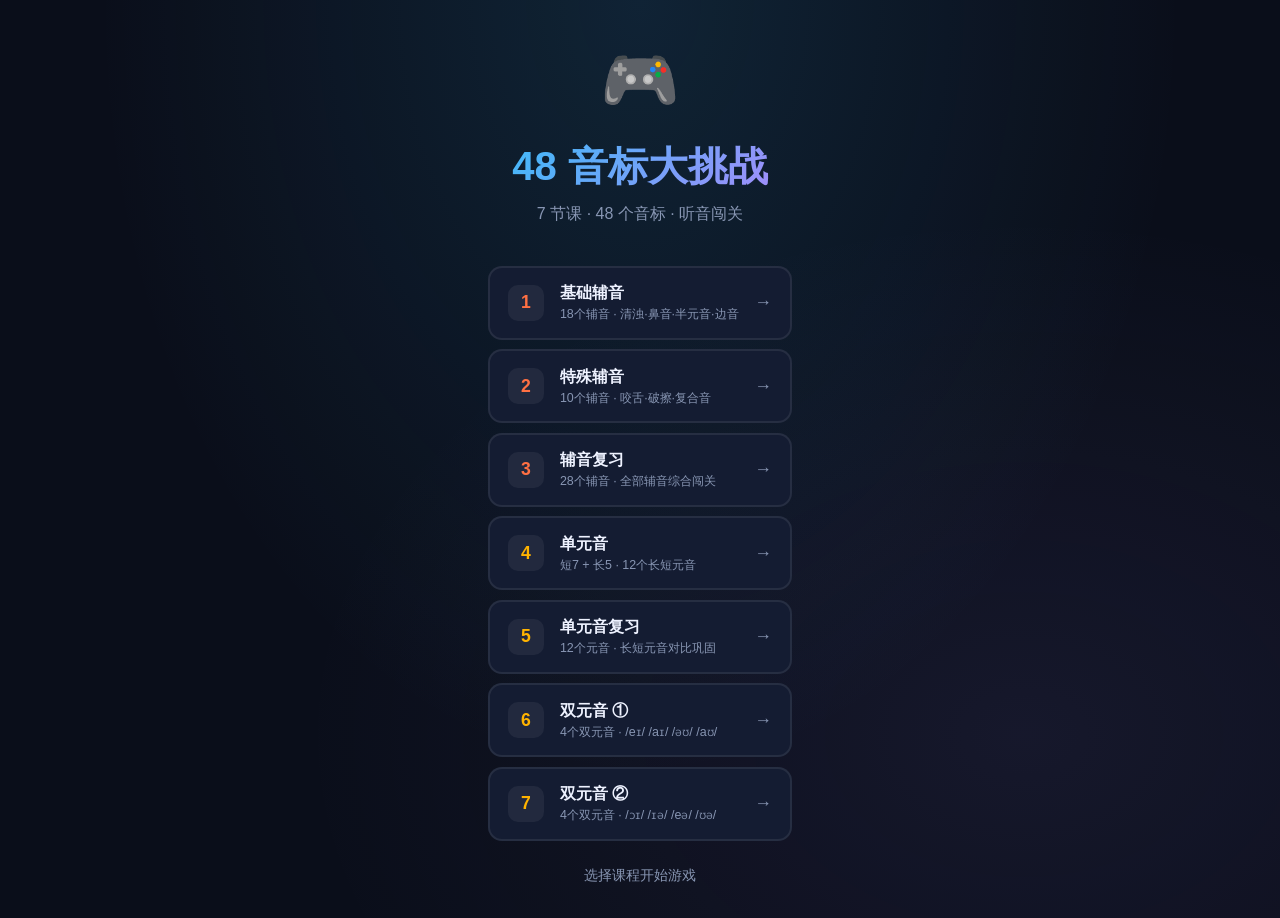
<file: index.html>
<!DOCTYPE html>
<html lang="zh-CN">
<head>
  <meta charset="UTF-8">
  <meta name="viewport" content="width=device-width, initial-scale=1.0">
  <title>48 音标大挑战</title>
  <link rel="stylesheet" href="css/style.css">
</head>
<body data-page="index">
  <div class="home-minimal">
    <div class="home-center">
      <div class="home-logo">🎮</div>
      <h1>48 音标大挑战</h1>
      <p class="home-tagline">7 节课 · 48 个音标 · 听音闯关</p>

      <div class="level-list" id="levelList"></div>

      <p class="home-stats" id="homeStats"></p>
    </div>
  </div>

  <script src="js/data.js"></script>
  <script>
    document.addEventListener('DOMContentLoaded', () => {
      const progress = loadProgress();
      const list = document.getElementById('levelList');

      LESSONS.forEach(lesson => {
        const done = progress.completed.includes(lesson.id);
        const score = progress.scores[lesson.id];
        const card = document.createElement('a');
        card.href = `lesson.html?id=${lesson.id}`;
        card.className = `level-card ${lesson.region} ${done ? 'done' : ''}`;
        card.innerHTML = `
          <span class="level-num">${lesson.id}</span>
          <span class="level-info">
            <span class="level-title">${lesson.title}</span>
            <span class="level-sub">${lesson.subtitle}${lesson.desc ? ' · ' + lesson.desc : ''}</span>
          </span>
          ${done ? `<span class="level-score">${score}%</span>` : '<span class="level-arrow">→</span>'}
        `;
        list.appendChild(card);
      });

      const doneCount = progress.completed.length;
      document.getElementById('homeStats').textContent =
        doneCount > 0 ? `已通关 ${doneCount}/7 课 · 共 48 个音标` : '选择课程开始游戏';
    });
  </script>
</body>
</html>
</file>
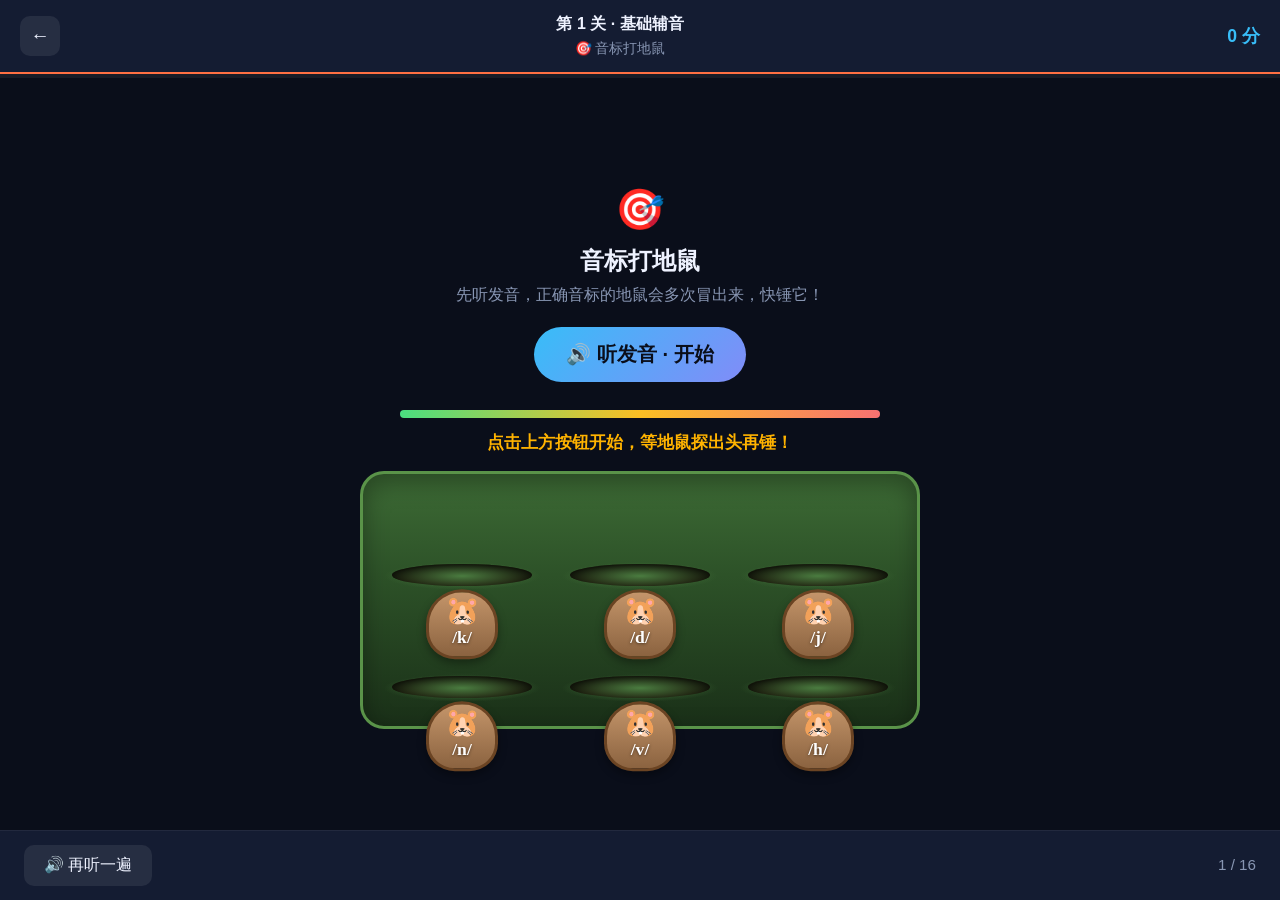
<file: lesson.html>
<!DOCTYPE html>
<html lang="zh-CN">
<head>
  <meta charset="UTF-8">
  <meta name="viewport" content="width=device-width, initial-scale=1.0">
  <title>闯关 - 48 音标大挑战</title>
  <link rel="stylesheet" href="css/style.css">
</head>
<body data-page="lesson" class="game-page">
  <header class="game-header" id="gameHeader">
    <button class="btn-icon" id="btnBack" title="返回">←</button>
    <div class="game-header-center">
      <span class="game-level" id="gameLevel">第 1 关</span>
      <span class="game-mode-tag" id="gameModeTag"></span>
    </div>
    <div class="game-header-right">
      <span class="combo-display" id="comboDisplay"></span>
      <span class="score-display" id="scoreDisplay">0 分</span>
    </div>
  </header>

  <div class="game-progress-bar">
    <div class="game-progress-fill" id="progressFill"></div>
  </div>

  <main class="game-stage" id="gameStage">
    <p class="loading-text">加载中...</p>
  </main>

  <footer class="game-footer">
    <button class="btn btn-replay" id="btnReplay">🔊 再听一遍</button>
    <span class="game-counter" id="gameCounter">1 / 12</span>
  </footer>

  <div class="result-overlay" id="resultOverlay" hidden>
    <div class="result-card" id="resultCard"></div>
  </div>

  <div class="feedback-burst" id="feedbackBurst"></div>
  <canvas class="confetti-canvas" id="confettiCanvas"></canvas>

  <script src="js/data.js"></script>
  <script src="js/game.js"></script>
  <script src="js/teacher.js"></script>
</body>
</html>
</file>
<file: css/style.css>
/* 48 音标大挑战 */

:root {
  --consonant: #FF7043;
  --consonant-glow: rgba(255, 112, 67, 0.35);
  --vowel: #FFB300;
  --vowel-glow: rgba(255, 179, 0, 0.35);
  --bg: #0a0e1a;
  --bg-card: #141c32;
  --bg-elevated: #1c2644;
  --text: #eef2ff;
  --text-muted: #8896b3;
  --accent: #38bdf8;
  --success: #4ade80;
  --error: #f87171;
  --radius: 16px;
  --shadow: 0 12px 40px rgba(0, 0, 0, 0.45);
}

* { box-sizing: border-box; margin: 0; padding: 0; }

body {
  font-family: "Microsoft YaHei", "PingFang SC", "Segoe UI", sans-serif;
  background: var(--bg);
  color: var(--text);
  min-height: 100vh;
  line-height: 1.5;
  overflow-x: hidden;
}

/* ===== 简洁首页 ===== */

.home-minimal {
  min-height: 100vh;
  display: flex;
  align-items: center;
  justify-content: center;
  background:
    radial-gradient(ellipse at 50% 0%, rgba(56, 189, 248, 0.12), transparent 60%),
    radial-gradient(ellipse at 80% 80%, rgba(167, 139, 250, 0.08), transparent 50%),
    var(--bg);
}

.home-center {
  text-align: center;
  padding: 2rem;
}

.home-logo {
  font-size: 4rem;
  margin-bottom: 0.5rem;
  animation: logoFloat 3s ease-in-out infinite;
}

@keyframes logoFloat {
  0%, 100% { transform: translateY(0); }
  50% { transform: translateY(-8px); }
}

.home-center h1 {
  font-size: 2.5rem;
  background: linear-gradient(135deg, #38bdf8, #a78bfa);
  -webkit-background-clip: text;
  -webkit-text-fill-color: transparent;
  background-clip: text;
  margin-bottom: 0.35rem;
}

.home-tagline {
  color: var(--text-muted);
  font-size: 1rem;
  margin-bottom: 2.5rem;
}

.level-row {
  display: flex;
  gap: 0.75rem;
  justify-content: center;
  flex-wrap: wrap;
  max-width: 520px;
  margin: 0 auto 1.5rem;
}

.level-list {
  display: flex;
  flex-direction: column;
  gap: 0.6rem;
  max-width: 480px;
  margin: 0 auto 1.5rem;
  width: 100%;
}

.level-card {
  display: flex;
  align-items: center;
  gap: 1rem;
  padding: 0.85rem 1.1rem;
  background: var(--bg-card);
  border: 2px solid rgba(255, 255, 255, 0.08);
  border-radius: 14px;
  text-decoration: none;
  color: var(--text);
  transition: transform 0.2s, border-color 0.2s, box-shadow 0.2s;
}

.level-card:hover {
  transform: translateX(4px);
  box-shadow: var(--shadow);
}

.level-card.consonant:hover { border-color: var(--consonant); }
.level-card.vowel:hover { border-color: var(--vowel); }
.level-card.done { border-color: rgba(74, 222, 128, 0.4); }

.level-card .level-num {
  width: 36px;
  height: 36px;
  border-radius: 10px;
  display: flex;
  align-items: center;
  justify-content: center;
  font-size: 1.1rem;
  font-weight: 700;
  background: rgba(255, 255, 255, 0.06);
  flex-shrink: 0;
}

.level-card.consonant .level-num { color: var(--consonant); }
.level-card.vowel .level-num { color: var(--vowel); }

.level-info {
  flex: 1;
  text-align: left;
  min-width: 0;
}

.level-title {
  display: block;
  font-size: 1rem;
  font-weight: 600;
}

.level-sub {
  display: block;
  font-size: 0.78rem;
  color: var(--text-muted);
  white-space: nowrap;
  overflow: hidden;
  text-overflow: ellipsis;
}

.level-arrow {
  color: var(--text-muted);
  font-size: 1.1rem;
}

.level-card .level-score {
  font-size: 0.85rem;
  color: var(--success);
  font-weight: 600;
  flex-shrink: 0;
}

.home-stats {
  color: var(--text-muted);
  font-size: 0.9rem;
}

/* ===== 游戏页布局 ===== */

.game-page {
  display: flex;
  flex-direction: column;
  min-height: 100vh;
}

.game-header {
  display: flex;
  align-items: center;
  justify-content: space-between;
  padding: 0.75rem 1.25rem;
  background: var(--bg-card);
  border-bottom: 2px solid rgba(255, 255, 255, 0.08);
}

.game-header.consonant { border-bottom-color: var(--consonant); }
.game-header.vowel { border-bottom-color: var(--vowel); }

.btn-icon {
  width: 40px;
  height: 40px;
  border: none;
  border-radius: 10px;
  background: rgba(255, 255, 255, 0.08);
  color: var(--text);
  font-size: 1.2rem;
  cursor: pointer;
  transition: background 0.2s;
}

.btn-icon:hover { background: rgba(255, 255, 255, 0.15); }

.game-header-center {
  text-align: center;
  flex: 1;
}

.game-level {
  display: block;
  font-size: 1rem;
  font-weight: 600;
}

.game-mode-tag {
  font-size: 0.85rem;
  color: var(--text-muted);
}

.game-header-right {
  display: flex;
  flex-direction: column;
  align-items: flex-end;
  min-width: 80px;
}

.combo-display {
  font-size: 0.85rem;
  color: #fb923c;
  font-weight: 600;
}

.score-display {
  font-size: 1.1rem;
  font-weight: 700;
  color: var(--accent);
}

.game-progress-bar {
  height: 4px;
  background: rgba(255, 255, 255, 0.06);
}

.game-progress-fill {
  height: 100%;
  background: linear-gradient(90deg, var(--accent), #a78bfa);
  transition: width 0.4s ease;
  width: 0%;
}

.game-stage {
  flex: 1;
  display: flex;
  align-items: center;
  justify-content: center;
  padding: 1.5rem;
  min-height: 420px;
}

.game-footer {
  display: flex;
  align-items: center;
  justify-content: space-between;
  padding: 0.85rem 1.5rem;
  background: var(--bg-card);
  border-top: 1px solid rgba(255, 255, 255, 0.06);
}

.game-counter {
  color: var(--text-muted);
  font-size: 0.95rem;
}

.loading-text {
  color: var(--text-muted);
}

/* ===== 回合通用 ===== */

.round-view {
  width: 100%;
  max-width: 820px;
  text-align: center;
  animation: roundIn 0.35s ease;
}

@keyframes roundIn {
  from { opacity: 0; transform: translateY(16px); }
  to { opacity: 1; transform: translateY(0); }
}

.round-header {
  margin-bottom: 1.25rem;
}

.round-icon {
  font-size: 2.5rem;
  display: block;
  margin-bottom: 0.25rem;
}

.round-title {
  font-size: 1.5rem;
  margin-bottom: 0.25rem;
}

.round-desc {
  color: var(--text-muted);
  font-size: 1rem;
}

.btn-play-big {
  display: inline-flex;
  align-items: center;
  gap: 0.5rem;
  font-size: 1.25rem;
  padding: 0.85rem 2rem;
  background: linear-gradient(135deg, var(--accent), #818cf8);
  border: none;
  border-radius: 50px;
  color: #0a0e1a;
  cursor: pointer;
  font-weight: 700;
  margin-bottom: 1.75rem;
  transition: transform 0.2s, box-shadow 0.2s;
  font-family: inherit;
}

.btn-play-big:hover {
  transform: scale(1.06);
  box-shadow: 0 6px 24px rgba(56, 189, 248, 0.45);
}

.btn-play-small {
  background: rgba(56, 189, 248, 0.15);
  border: 1px solid var(--accent);
  color: var(--accent);
  padding: 0.4rem 1rem;
  border-radius: 20px;
  cursor: pointer;
  font-size: 0.9rem;
  font-family: inherit;
  margin-top: 0.5rem;
}

.btn-replay {
  background: rgba(255, 255, 255, 0.08);
  border: none;
  color: var(--text);
  padding: 0.6rem 1.2rem;
  border-radius: 10px;
  cursor: pointer;
  font-size: 0.95rem;
  font-family: inherit;
}

.btn-replay:hover { background: rgba(255, 255, 255, 0.14); }

/* ===== 选项按钮 ===== */

.option-btn {
  cursor: pointer;
  border: 3px solid rgba(255, 255, 255, 0.15);
  background: var(--bg-elevated);
  color: var(--text);
  border-radius: var(--radius);
  transition: all 0.2s;
  font-family: inherit;
}

.option-btn:hover:not(:disabled) {
  border-color: var(--accent);
  transform: translateY(-3px);
  box-shadow: 0 6px 20px rgba(56, 189, 248, 0.2);
}

.option-btn:disabled { cursor: default; }

.option-btn.correct {
  border-color: var(--success);
  background: rgba(74, 222, 128, 0.2);
  animation: correctPop 0.4s ease;
}

.option-btn.wrong {
  border-color: var(--error);
  background: rgba(248, 113, 113, 0.15);
  animation: wrongShake 0.4s ease;
}

.option-btn.selected {
  border-color: var(--accent);
  background: rgba(56, 189, 248, 0.25);
  box-shadow: 0 0 0 2px rgba(56, 189, 248, 0.35);
}

.multi-select-panel {
  margin-top: 0.5rem;
}

.multi-select-hint {
  text-align: center;
  color: var(--text-muted);
  margin-bottom: 1rem;
  font-size: 0.95rem;
}

.multi-select-hint strong {
  color: var(--accent);
}

.btn-confirm-multi {
  display: block;
  margin: 1.25rem auto 0;
  min-width: 160px;
}

@keyframes correctPop {
  0% { transform: scale(1); }
  50% { transform: scale(1.08); }
  100% { transform: scale(1); }
}

@keyframes wrongShake {
  0%, 100% { transform: translateX(0); }
  25% { transform: translateX(-6px); }
  75% { transform: translateX(6px); }
}

.options-grid {
  display: grid;
  grid-template-columns: repeat(2, 1fr);
  gap: 1rem;
  max-width: 520px;
  margin: 0 auto;
}

.grid-btn {
  font-size: 2.2rem;
  padding: 1.25rem;
  font-family: "Lucida Sans Unicode", "Arial Unicode MS", serif;
  min-height: 90px;
}

/* ===== 捕捉音标 ===== */

.catch-field {
  position: relative;
  width: 100%;
  max-width: 640px;
  height: 320px;
  margin: 0 auto 1rem;
  background:
    radial-gradient(circle at 30% 40%, rgba(56, 189, 248, 0.08), transparent 50%),
    radial-gradient(circle at 70% 60%, rgba(167, 139, 250, 0.08), transparent 50%),
    var(--bg-elevated);
  border-radius: 24px;
  border: 2px dashed rgba(255, 255, 255, 0.1);
  overflow: hidden;
}

.catch-bubble {
  position: absolute;
  width: 72px;
  height: 72px;
  border-radius: 50%;
  border: 2px solid rgba(56, 189, 248, 0.4);
  background: radial-gradient(circle at 35% 30%, rgba(255,255,255,0.25), rgba(56,189,248,0.15));
  cursor: pointer;
  display: flex;
  align-items: center;
  justify-content: center;
  animation: bubbleFloat var(--dur, 4s) ease-in-out infinite;
  transition: transform 0.2s, box-shadow 0.2s;
  font-family: inherit;
  color: var(--text);
}

.catch-bubble:hover:not(:disabled) {
  transform: scale(1.15);
  box-shadow: 0 0 20px rgba(56, 189, 248, 0.5);
  border-color: var(--accent);
}

.bubble-symbol {
  font-size: 1.3rem;
  font-family: "Lucida Sans Unicode", serif;
}

@keyframes bubbleFloat {
  0%, 100% { transform: translate(0, 0); }
  25% { transform: translate(8px, -12px); }
  50% { transform: translate(-6px, 8px); }
  75% { transform: translate(10px, 6px); }
}

.catch-hint {
  color: var(--text-muted);
  font-size: 0.95rem;
}

/* ===== 词音配对 ===== */

.match-word-card {
  background: var(--bg-elevated);
  border-radius: 20px;
  padding: 2rem 3rem;
  margin-bottom: 1.75rem;
  border: 2px solid rgba(255, 255, 255, 0.08);
  display: inline-block;
}

.match-word-label {
  color: var(--text-muted);
  font-size: 0.95rem;
  margin-bottom: 0.5rem;
}

.match-word {
  font-size: 3rem;
  font-weight: 700;
  color: var(--accent);
  letter-spacing: 2px;
}

/* ===== 清浊对决 ===== */

.pair-arena {
  display: flex;
  align-items: center;
  justify-content: center;
  gap: 1.5rem;
  flex-wrap: wrap;
  margin-bottom: 1rem;
}

.pair-btn {
  width: 180px;
  height: 190px;
  display: flex;
  flex-direction: column;
  align-items: center;
  justify-content: center;
  gap: 0.35rem;
}

.pair-btn.voiceless { border-color: rgba(56, 189, 248, 0.5); }
.pair-btn.voiced { border-color: rgba(251, 146, 60, 0.5); }

.pair-emoji { font-size: 2rem; }

.pair-vs {
  font-size: 1.5rem;
  font-weight: 900;
  color: var(--text-muted);
  text-shadow: 0 0 20px rgba(255,255,255,0.2);
}

.option-label {
  font-size: 1.5rem;
  font-weight: 700;
}

.option-symbol {
  font-size: 2rem;
  font-family: "Lucida Sans Unicode", serif;
}

/* ===== 长短对决 ===== */

.wave-compare {
  display: flex;
  gap: 2rem;
  justify-content: center;
  flex-wrap: wrap;
}

.wave-btn {
  width: 200px;
  height: 160px;
  display: flex;
  flex-direction: column;
  align-items: center;
  justify-content: center;
  gap: 0.5rem;
}

.wave-visual {
  font-size: 1.8rem;
  letter-spacing: 2px;
  opacity: 0.8;
}

.wave-visual.short { color: var(--accent); }
.wave-visual.long { color: var(--vowel); letter-spacing: 6px; }

/* ===== 滑音追击 ===== */

.glide-comet {
  display: flex;
  align-items: center;
  justify-content: center;
  gap: 0.5rem;
  margin-bottom: 1.75rem;
  font-size: 2rem;
}

.glide-node {
  background: var(--bg-elevated);
  padding: 0.6rem 1.4rem;
  border-radius: 14px;
  font-family: "Lucida Sans Unicode", serif;
  border: 2px solid rgba(255, 179, 0, 0.3);
}

.comet-trail {
  font-size: 1.5rem;
  color: var(--vowel);
  animation: cometFly 1.2s ease-in-out infinite;
}

@keyframes cometFly {
  0%, 100% { transform: translateX(0); opacity: 1; }
  50% { transform: translateX(12px); opacity: 0.5; }
}

/* ===== 极速听辨 ===== */

.speed-timer-bar {
  height: 8px;
  background: rgba(255, 255, 255, 0.1);
  border-radius: 4px;
  max-width: 400px;
  margin: 0 auto 1.25rem;
  overflow: hidden;
}

.speed-timer-fill {
  height: 100%;
  background: linear-gradient(90deg, var(--success), var(--vowel), var(--error));
  border-radius: 4px;
  width: 100%;
  transition: width 0.05s linear;
}

.round-speed .options-grid {
  animation: speedPulse 0.8s ease infinite alternate;
}

@keyframes speedPulse {
  from { transform: scale(1); }
  to { transform: scale(1.01); }
}

/* ===== 音标打地鼠 ===== */

.whack-timer-bar {
  height: 8px;
  background: rgba(255, 255, 255, 0.1);
  border-radius: 4px;
  max-width: 480px;
  margin: 0 auto 0.75rem;
  overflow: hidden;
}

.whack-timer-fill {
  height: 100%;
  background: linear-gradient(90deg, #4ade80, #fbbf24, #f87171);
  width: 100%;
  transition: width 0.05s linear;
}

.whack-status {
  text-align: center;
  color: var(--vowel);
  font-size: 1.05rem;
  font-weight: 600;
  margin-bottom: 1rem;
  min-height: 1.5em;
}

.whack-field {
  display: grid;
  grid-template-columns: repeat(3, 1fr);
  gap: 0.75rem 1.25rem;
  max-width: 560px;
  margin: 0 auto;
  padding: 1rem 1.25rem 1.5rem;
  background: linear-gradient(180deg, #3d6b35 0%, #2d5228 40%, #1a3018 100%);
  border-radius: 24px;
  border: 3px solid #5a9349;
  box-shadow: inset 0 8px 24px rgba(0, 0, 0, 0.35);
}

.whack-hole {
  position: relative;
  height: 100px;
  display: flex;
  align-items: flex-end;
  justify-content: center;
}

.hole-grass {
  position: absolute;
  bottom: 0;
  width: 100%;
  height: 28px;
  background: radial-gradient(ellipse at center, #4a7c40 0%, transparent 70%);
  z-index: 2;
  pointer-events: none;
}

.hole-rim {
  position: absolute;
  bottom: 4px;
  width: 88%;
  height: 22px;
  background: #1a1208;
  border-radius: 50%;
  box-shadow: inset 0 6px 12px rgba(0, 0, 0, 0.8);
  z-index: 1;
}

.whack-mole {
  position: absolute;
  bottom: 8px;
  left: 50%;
  transform: translateX(-50%) translateY(110%);
  background: none;
  border: none;
  cursor: pointer;
  padding: 0;
  z-index: 0;
  transition: transform 0.12s ease-out;
  pointer-events: none;
}

.whack-mole.mole-up {
  transform: translateX(-50%) translateY(0);
  pointer-events: auto;
  z-index: 3;
}

.mole-head {
  display: flex;
  flex-direction: column;
  align-items: center;
  gap: 0.1rem;
  background: linear-gradient(180deg, #c4956a 0%, #8b6340 100%);
  border-radius: 50% 50% 40% 40%;
  padding: 0.35rem 0.5rem 0.5rem;
  border: 3px solid #6b4423;
  box-shadow: 0 4px 8px rgba(0, 0, 0, 0.35);
  min-width: 72px;
}

.mole-face {
  font-size: 1.75rem;
  line-height: 1;
}

.mole-symbol {
  font-size: 1.1rem;
  font-family: "Lucida Sans Unicode", serif;
  color: #fff;
  text-shadow: 0 1px 3px rgba(0, 0, 0, 0.5);
  font-weight: 700;
}

.whack-mole.mole-up:hover .mole-head {
  transform: scale(1.05);
}

.whack-mole.whack-smash .mole-head {
  transform: scale(0.88);
}

.whack-mole.correct .mole-head {
  border-color: var(--success);
  box-shadow: 0 0 16px rgba(74, 222, 128, 0.7);
}

.whack-mole.wrong .mole-head {
  border-color: var(--error);
  animation: wrongShake 0.35s ease;
}

.hammer-hit {
  position: absolute;
  top: -10px;
  right: -8px;
  font-size: 2rem;
  opacity: 0;
  transform: rotate(-30deg) scale(0.5);
  pointer-events: none;
  z-index: 10;
  transition: none;
}

.whack-hole.hammer-strike .hammer-hit {
  animation: hammerStrike 0.3s ease forwards;
}

@keyframes hammerStrike {
  0% { opacity: 0; transform: rotate(-30deg) scale(0.5) translateY(20px); }
  40% { opacity: 1; transform: rotate(0deg) scale(1.2) translateY(0); }
  100% { opacity: 0; transform: rotate(10deg) scale(1) translateY(10px); }
}

/* ===== 描述猜音标 ===== */

.describe-banner {
  display: flex;
  align-items: center;
  gap: 0.75rem;
  background: rgba(251, 146, 60, 0.15);
  border: 1px solid rgba(251, 146, 60, 0.4);
  border-radius: 14px;
  padding: 0.85rem 1.25rem;
  margin-bottom: 1.25rem;
  text-align: left;
  font-size: 1rem;
  line-height: 1.6;
  max-width: 640px;
  margin-left: auto;
  margin-right: auto;
}

.describe-banner-icon {
  font-size: 2rem;
  flex-shrink: 0;
}

.describe-banner strong {
  color: #fb923c;
}

.describe-ready-panel {
  text-align: center;
  padding: 2.5rem 1.5rem;
  max-width: 480px;
  margin: 0 auto 1.5rem;
  background: var(--bg-elevated);
  border: 2px dashed rgba(255, 255, 255, 0.15);
  border-radius: 20px;
}

.describe-ready-icon {
  font-size: 3rem;
  margin-bottom: 0.75rem;
}

.describe-ready-text {
  color: var(--text-muted);
  font-size: 1.1rem;
  margin-bottom: 1.5rem;
}

.btn-reveal {
  font-size: 1.1rem;
  padding: 0.85rem 2rem;
}

.describe-hidden-content {
  animation: roundIn 0.4s ease;
}

.describe-hidden-content.describe-revealed {
  display: block;
}

.describe-class-card {
  background: linear-gradient(135deg, rgba(56, 189, 248, 0.12), rgba(167, 139, 250, 0.12));
  border: 2px solid rgba(56, 189, 248, 0.35);
  border-radius: 20px;
  padding: 1.75rem 2rem;
  margin-bottom: 1.5rem;
  max-width: 640px;
  margin-left: auto;
  margin-right: auto;
}

.describe-class-label {
  font-size: 0.9rem;
  color: var(--accent);
  margin-bottom: 0.75rem;
  font-weight: 600;
}

.describe-word {
  font-size: 3.5rem;
  font-weight: 800;
  color: var(--text);
  letter-spacing: 3px;
  margin-bottom: 0.75rem;
}

.describe-phoneme {
  font-size: 1.3rem;
  margin-bottom: 0.75rem;
  color: var(--text-muted);
}

.describe-phoneme span {
  font-size: 2rem;
  font-family: "Lucida Sans Unicode", serif;
  color: var(--vowel);
  font-weight: 700;
}

.describe-guess-section {
  max-width: 520px;
  margin: 0 auto;
}

.describe-guess-label {
  font-size: 1.05rem;
  margin-bottom: 1rem;
  color: var(--text-muted);
}

.describe-options {
  max-width: 100%;
}

/* ===== 反馈弹窗 ===== */

.feedback-burst {
  position: fixed;
  inset: 0;
  display: flex;
  align-items: center;
  justify-content: center;
  pointer-events: none;
  z-index: 200;
  opacity: 0;
  transition: opacity 0.2s;
}

.feedback-burst.show { opacity: 1; }

.burst-card {
  padding: 1.5rem 2.5rem;
  border-radius: 20px;
  text-align: center;
  transform: scale(0.8);
  animation: burstIn 0.35s ease forwards;
}

.burst-card.correct {
  background: rgba(74, 222, 128, 0.95);
  color: #0a0e1a;
  box-shadow: 0 8px 40px rgba(74, 222, 128, 0.4);
}

.burst-card.wrong {
  background: rgba(248, 113, 113, 0.95);
  color: #fff;
  box-shadow: 0 8px 40px rgba(248, 113, 113, 0.4);
}

@keyframes burstIn {
  to { transform: scale(1); }
}

.burst-main {
  font-size: 2rem;
  font-weight: 800;
}

.burst-sub {
  font-size: 1.1rem;
  margin-top: 0.35rem;
  opacity: 0.9;
}

.burst-points {
  font-size: 1rem;
  margin-top: 0.25rem;
  font-weight: 600;
}

.confetti-canvas {
  position: fixed;
  inset: 0;
  pointer-events: none;
  z-index: 150;
}

/* ===== 结算页 ===== */

.result-overlay {
  position: fixed;
  inset: 0;
  background: rgba(0, 0, 0, 0.75);
  display: flex;
  align-items: center;
  justify-content: center;
  z-index: 300;
  backdrop-filter: blur(6px);
}

.result-overlay[hidden] { display: none; }

.result-card {
  background: var(--bg-card);
  border-radius: 24px;
  padding: 2.5rem;
  text-align: center;
  max-width: 440px;
  width: 90%;
  box-shadow: var(--shadow);
  animation: roundIn 0.4s ease;
}

.complete-icon { font-size: 4rem; margin-bottom: 0.5rem; }

.result-card h2 {
  font-size: 2rem;
  margin-bottom: 1.25rem;
}

.complete-stats {
  display: flex;
  justify-content: center;
  gap: 2rem;
  margin-bottom: 1.5rem;
}

.stat-item { text-align: center; }

.stat-val {
  display: block;
  font-size: 2rem;
  font-weight: 800;
  color: var(--accent);
}

.stat-lbl {
  font-size: 0.85rem;
  color: var(--text-muted);
}

.milestone-badge {
  display: inline-block;
  font-size: 1.2rem;
  padding: 0.6rem 1.2rem;
  background: linear-gradient(135deg, rgba(255, 179, 0, 0.25), rgba(255, 112, 67, 0.25));
  border-radius: 12px;
  margin-bottom: 1.5rem;
}

.complete-actions {
  display: flex;
  gap: 0.75rem;
  justify-content: center;
  flex-wrap: wrap;
}

.btn {
  padding: 0.65rem 1.25rem;
  border: none;
  border-radius: 10px;
  cursor: pointer;
  font-size: 1rem;
  font-family: inherit;
  transition: opacity 0.2s, transform 0.2s;
}

.btn:hover { opacity: 0.9; transform: translateY(-1px); }

.btn-primary { background: var(--accent); color: #0a0e1a; font-weight: 600; }
.btn-secondary { background: rgba(255, 255, 255, 0.1); color: var(--text); }
.btn-accent { background: var(--vowel); color: #0a0e1a; font-weight: 600; }

/* ===== 响应式 ===== */

@media (max-width: 768px) {
  .home-center h1 { font-size: 1.8rem; }
  .match-word { font-size: 2.2rem; }
  .grid-btn { font-size: 1.8rem; min-height: 72px; }
  .catch-field { height: 260px; }
  .catch-bubble { width: 60px; height: 60px; }
  .burst-main { font-size: 1.5rem; }
  .pair-btn { width: 140px; height: 150px; }
  .whack-field { grid-template-columns: repeat(2, 1fr); }
  .describe-word { font-size: 2.5rem; }
}

@media (min-width: 1280px) {
  .grid-btn { font-size: 2.8rem; min-height: 110px; }
  .match-word { font-size: 3.5rem; }
}
</file>
